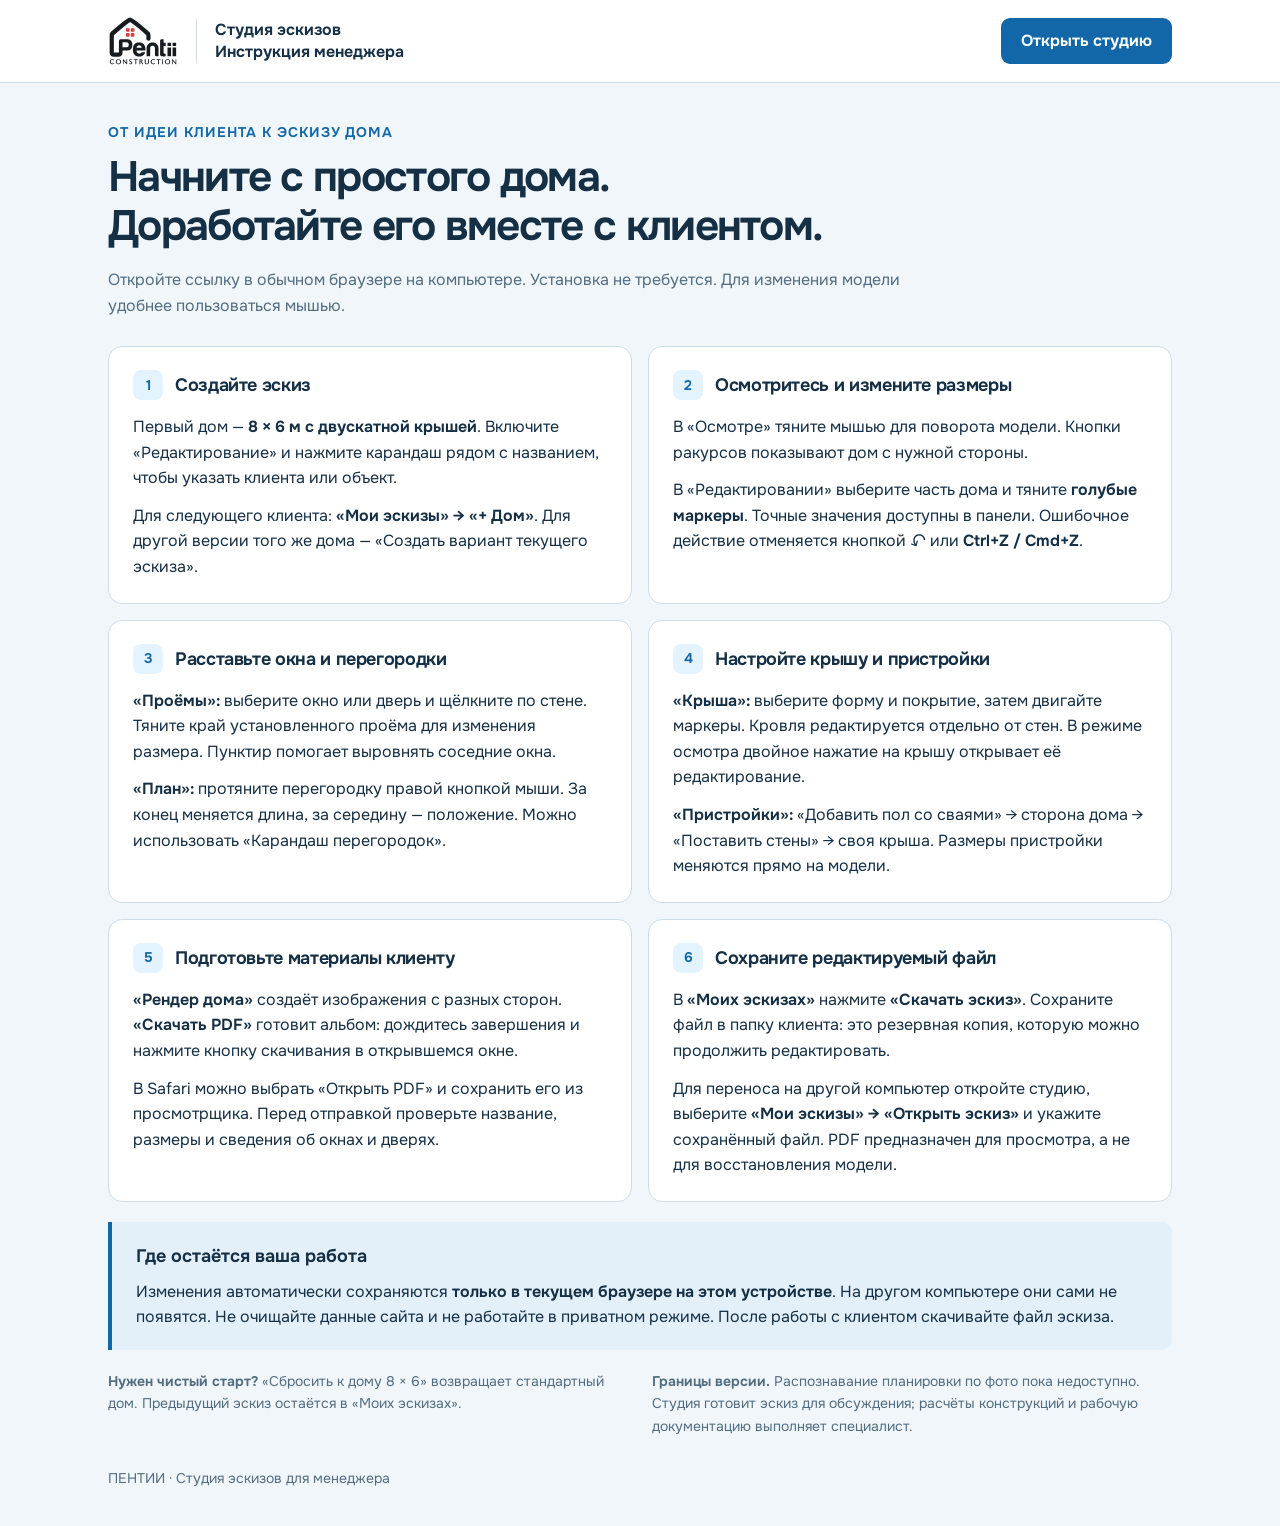
<file: guide.html>
<!doctype html>
<html lang="ru">
<head>
  <meta charset="utf-8">
  <meta name="viewport" content="width=device-width,initial-scale=1">
  <meta name="description" content="Краткая инструкция менеджера: создание дома, редактирование, сохранение эскиза и выпуск PDF в студии ПЕНТИИ.">
  <title>Как работать — Студия эскизов ПЕНТИИ</title>
  <style>
    @font-face{font-family:Onest;src:url(Onest.ttf);font-display:swap}
    :root{color-scheme:light;--ink:#152f44;--blue:#1267a8;--muted:#526c80;--line:#cddde8;--pale:#e3f3ff}
    *{box-sizing:border-box}
    body{margin:0;background:#f1f6fa;color:var(--ink);font:16px/1.6 Onest,Arial,sans-serif}
    header{background:white;border-bottom:1px solid var(--line)}
    .header-inner{max-width:1120px;margin:auto;min-height:82px;padding:16px 28px;display:flex;align-items:center;justify-content:space-between;gap:20px}
    .brand{display:flex;align-items:center;gap:18px;font-weight:650;line-height:1.35}
    .brand img{width:70px;height:48px;object-fit:contain}
    .brand span{border-left:1px solid var(--line);padding-left:18px}
    a{color:var(--blue)}
    .open{display:inline-flex;align-items:center;justify-content:center;min-height:46px;padding:10px 20px;border-radius:9px;background:var(--blue);color:white;text-decoration:none;font-weight:650;white-space:nowrap}
    .open:hover{background:#0c558e}
    a:focus-visible{outline:3px solid #42a5e4;outline-offset:4px}
    main{max-width:1120px;margin:auto;padding:38px 28px 30px}
    .intro{max-width:800px;margin-bottom:28px}
    .eyebrow{color:var(--blue);font-size:.875rem;font-weight:650;letter-spacing:.07em;text-transform:uppercase;margin:0 0 10px}
    h1{font-size:clamp(1.8rem,3.5vw,2.65rem);line-height:1.15;letter-spacing:-.04em;margin:0 0 16px;font-weight:650}
    .intro>p:last-child{color:var(--muted);margin:0}
    .steps{display:grid;grid-template-columns:1fr 1fr;gap:16px;counter-reset:step}
    .step{background:white;border:1px solid var(--line);border-radius:14px;padding:23px 24px;break-inside:avoid}
    .step h2{display:flex;align-items:center;gap:12px;font-size:1.125rem;line-height:1.35;margin:0 0 14px;font-weight:650;letter-spacing:-.02em}
    .step h2:before{counter-increment:step;content:counter(step);width:30px;height:30px;flex:none;display:grid;place-items:center;border-radius:8px;color:var(--blue);background:var(--pale);font-size:.875rem}
    p{margin:0 0 12px}
    p:last-child{margin-bottom:0}
    strong{font-weight:650}
    .storage{margin-top:20px;border-left:4px solid var(--blue);background:#e3f0fa;border-radius:0 10px 10px 0;padding:20px 24px;break-inside:avoid}
    .storage h2{font-size:1.125rem;margin:0 0 8px;font-weight:650}
    .footnotes{margin-top:20px;color:var(--muted);font-size:.875rem;display:grid;grid-template-columns:1fr 1fr;gap:24px}
    footer{max-width:1120px;margin:auto;padding:0 28px 36px;color:var(--muted);font-size:.875rem}
    @media(max-width:720px){.header-inner{padding:14px 18px;flex-wrap:wrap;gap:14px}.brand{font-size:.875rem;gap:12px}.brand span{padding-left:12px}.brand img{width:58px}.open{font-size:.875rem;min-height:44px;padding:9px 15px}main{padding:26px 18px 24px}.steps,.footnotes{grid-template-columns:1fr}.step{padding:20px}.footnotes{gap:12px}footer{padding:0 18px 28px}}
    @media print{@page{margin:15mm}body{background:white;font-size:10pt;line-height:1.45}.header-inner,main,footer{max-width:none;padding:0}.header-inner{min-height:58px;margin-bottom:20px}header{border:0}.open{display:none}.intro{margin-bottom:16px}h1{font-size:23pt}.eyebrow{font-size:9pt}.steps{gap:10px}.step{padding:14px;border-radius:5px}.step h2{font-size:12pt;margin-bottom:9px}.step h2:before{width:22px;height:22px;font-size:9pt}.storage{padding:12px 16px;margin-top:14px}.storage h2{font-size:12pt}.footnotes,footer{font-size:9pt}.footnotes{margin:14px 0}footer{padding-top:8px}}
  </style>
</head>
<body>
  <header><div class="header-inner"><div class="brand"><img src="logo.svg" alt="ПЕНТИИ"><span>Студия эскизов<br>Инструкция менеджера</span></div><a class="open" href="./">Открыть студию</a></div></header>
  <main>
    <div class="intro"><p class="eyebrow">От идеи клиента к эскизу дома</p><h1>Начните с простого дома.<br>Доработайте его вместе с клиентом.</h1><p>Откройте ссылку в обычном браузере на компьютере. Установка не требуется. Для изменения модели удобнее пользоваться мышью.</p></div>
    <div class="steps">
      <section class="step"><h2>Создайте эскиз</h2><p>Первый дом — <strong>8 × 6 м с двускатной крышей</strong>. Включите «Редактирование» и нажмите карандаш рядом с названием, чтобы указать клиента или объект.</p><p>Для следующего клиента: <strong>«Мои эскизы» → «+ Дом»</strong>. Для другой версии того же дома — «Создать вариант текущего эскиза».</p></section>
      <section class="step"><h2>Осмотритесь и измените размеры</h2><p>В «Осмотре» тяните мышью для поворота модели. Кнопки ракурсов показывают дом с нужной стороны.</p><p>В «Редактировании» выберите часть дома и тяните <strong>голубые маркеры</strong>. Точные значения доступны в панели. Ошибочное действие отменяется кнопкой ↶ или <strong>Ctrl+Z / Cmd+Z</strong>.</p></section>
      <section class="step"><h2>Расставьте окна и перегородки</h2><p><strong>«Проёмы»:</strong> выберите окно или дверь и щёлкните по стене. Тяните край установленного проёма для изменения размера. Пунктир помогает выровнять соседние окна.</p><p><strong>«План»:</strong> протяните перегородку правой кнопкой мыши. За конец меняется длина, за середину — положение. Можно использовать «Карандаш перегородок».</p></section>
      <section class="step"><h2>Настройте крышу и пристройки</h2><p><strong>«Крыша»:</strong> выберите форму и покрытие, затем двигайте маркеры. Кровля редактируется отдельно от стен. В режиме осмотра двойное нажатие на крышу открывает её редактирование.</p><p><strong>«Пристройки»:</strong> «Добавить пол со сваями» → сторона дома → «Поставить стены» → своя крыша. Размеры пристройки меняются прямо на модели.</p></section>
      <section class="step"><h2>Подготовьте материалы клиенту</h2><p><strong>«Рендер дома»</strong> создаёт изображения с разных сторон. <strong>«Скачать PDF»</strong> готовит альбом: дождитесь завершения и нажмите кнопку скачивания в открывшемся окне.</p><p>В Safari можно выбрать «Открыть PDF» и сохранить его из просмотрщика. Перед отправкой проверьте название, размеры и сведения об окнах и дверях.</p></section>
      <section class="step"><h2>Сохраните редактируемый файл</h2><p>В <strong>«Моих эскизах»</strong> нажмите <strong>«Скачать эскиз»</strong>. Сохраните файл в папку клиента: это резервная копия, которую можно продолжить редактировать.</p><p>Для переноса на другой компьютер откройте студию, выберите <strong>«Мои эскизы» → «Открыть эскиз»</strong> и укажите сохранённый файл. PDF предназначен для просмотра, а не для восстановления модели.</p></section>
    </div>
    <section class="storage"><h2>Где остаётся ваша работа</h2><p>Изменения автоматически сохраняются <strong>только в текущем браузере на этом устройстве</strong>. На другом компьютере они сами не появятся. Не очищайте данные сайта и не работайте в приватном режиме. После работы с клиентом скачивайте файл эскиза.</p></section>
    <div class="footnotes"><p><strong>Нужен чистый старт?</strong> «Сбросить к дому 8 × 6» возвращает стандартный дом. Предыдущий эскиз остаётся в «Моих эскизах».</p><p><strong>Границы версии.</strong> Распознавание планировки по фото пока недоступно. Студия готовит эскиз для обсуждения; расчёты конструкций и рабочую документацию выполняет специалист.</p></div>
  </main>
  <footer>ПЕНТИИ · Студия эскизов для менеджера</footer>
</body>
</html>
</file>
